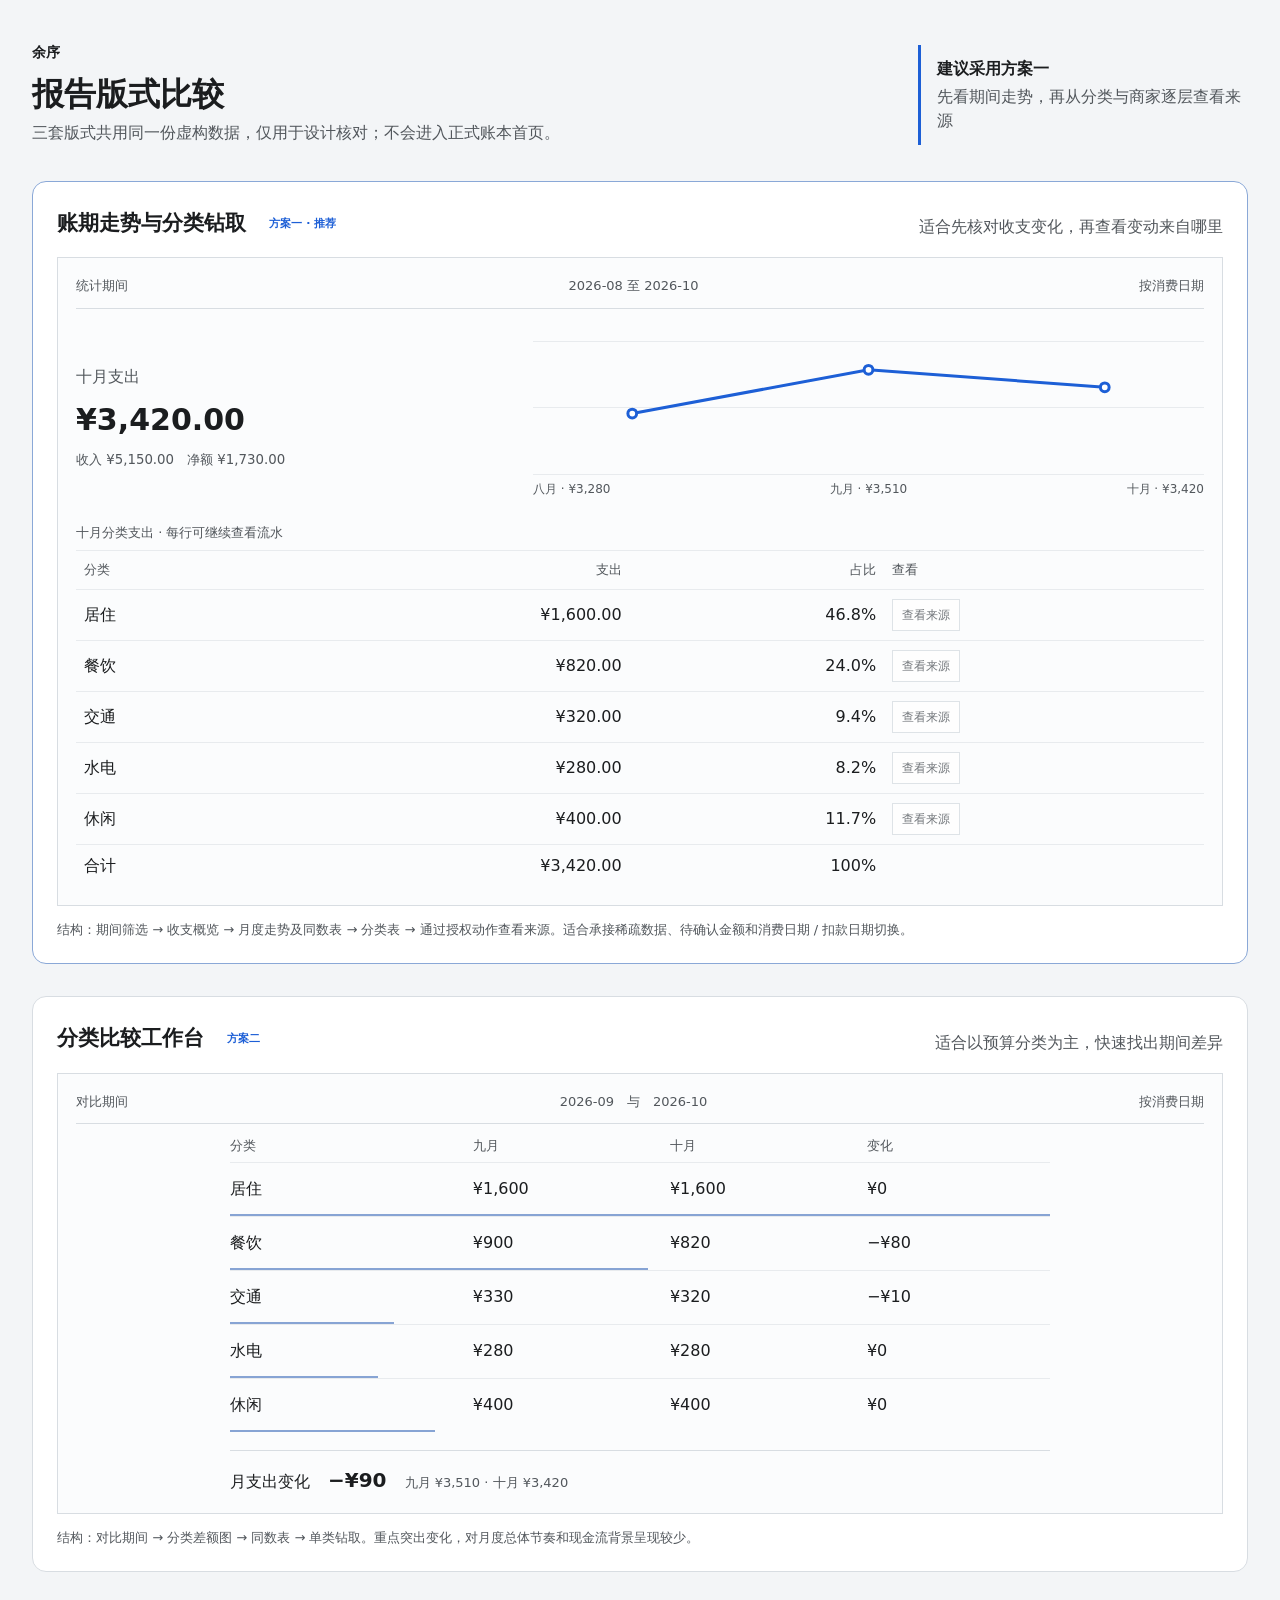
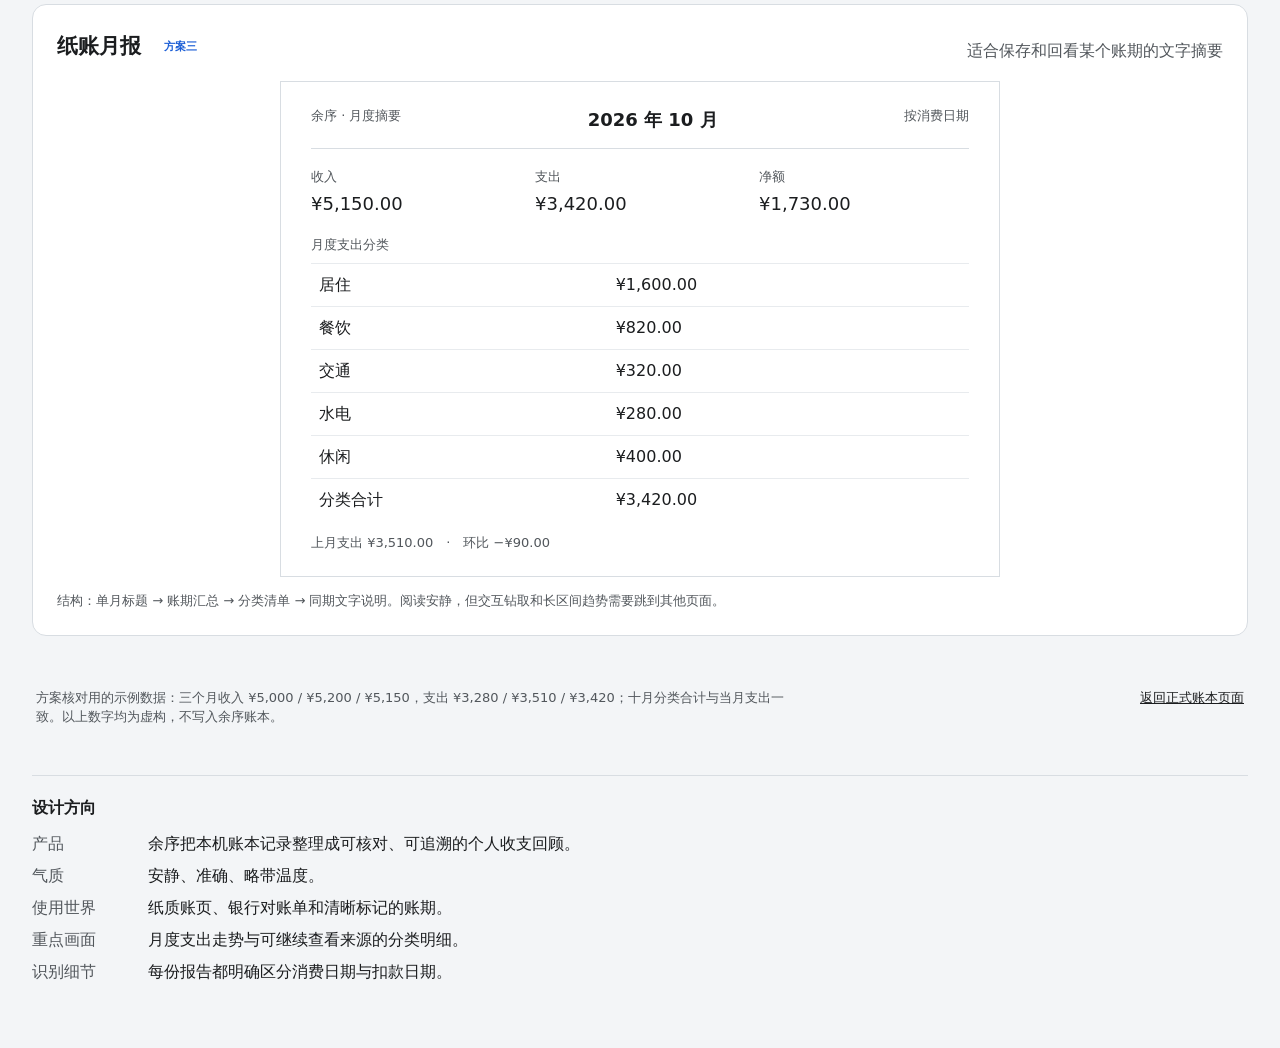
<file: web/design-options.html>
<!doctype html>
<html lang="zh-CN">
<head>
  <meta charset="utf-8">
  <meta name="viewport" content="width=device-width, initial-scale=1">
  <meta name="color-scheme" content="light">
  <title>余序 · 报告版式比较</title>
  <link rel="stylesheet" href="./design-options.css">
</head>
<body>
  <main class="comparison" data-ui>
    <header class="comparison-head">
      <div>
        <a class="wordmark" href="./index.html">余序</a>
        <h1>报告版式比较</h1>
        <p>三套版式共用同一份虚构数据，仅用于设计核对；不会进入正式账本首页。</p>
      </div>
      <p class="recommendation"><strong>建议采用方案一</strong><span>先看期间走势，再从分类与商家逐层查看来源</span></p>
    </header>

    <section class="option option-recommended" aria-labelledby="optionOne">
      <div class="option-title">
        <div><h2 id="optionOne">账期走势与分类钻取 <span class="option-index">方案一 · 推荐</span></h2></div>
        <p>适合先核对收支变化，再查看变动来自哪里</p>
      </div>
      <div class="mock-shell">
        <div class="mock-toolbar"><span>统计期间</span><span>2026-08 至 2026-10</span><span>按消费日期</span></div>
        <div class="mock-overview">
          <div><span>十月支出</span><strong>¥3,420.00</strong><small>收入 ¥5,150.00　净额 ¥1,730.00</small></div>
          <div class="mock-chart" aria-label="虚构数据：八月至十月月支出走势">
            <div class="chart-lines"><i></i><i></i><i></i></div>
            <svg viewBox="0 0 600 160" role="img" aria-label="月支出依次为3280元、3510元、3420元">
              <polyline points="30,92 300,42 570,62" fill="none" stroke="currentColor" stroke-width="3" vector-effect="non-scaling-stroke"></polyline>
              <circle cx="30" cy="92" r="5"></circle><circle cx="300" cy="42" r="5"></circle><circle cx="570" cy="62" r="5"></circle>
            </svg>
            <div class="chart-labels"><span>八月 · ¥3,280</span><span>九月 · ¥3,510</span><span>十月 · ¥3,420</span></div>
          </div>
        </div>
        <div class="mock-table-wrap">
          <table><caption>十月分类支出 · 每行可继续查看流水</caption><thead><tr><th>分类</th><th class="num">支出</th><th class="num">占比</th><th>查看</th></tr></thead>
            <tbody>
              <tr><th scope="row">居住</th><td class="num">¥1,600.00</td><td class="num">46.8%</td><td><button type="button" disabled>查看来源</button></td></tr>
              <tr><th scope="row">餐饮</th><td class="num">¥820.00</td><td class="num">24.0%</td><td><button type="button" disabled>查看来源</button></td></tr>
              <tr><th scope="row">交通</th><td class="num">¥320.00</td><td class="num">9.4%</td><td><button type="button" disabled>查看来源</button></td></tr>
              <tr><th scope="row">水电</th><td class="num">¥280.00</td><td class="num">8.2%</td><td><button type="button" disabled>查看来源</button></td></tr>
              <tr><th scope="row">休闲</th><td class="num">¥400.00</td><td class="num">11.7%</td><td><button type="button" disabled>查看来源</button></td></tr>
            </tbody><tfoot><tr><th scope="row">合计</th><td class="num">¥3,420.00</td><td class="num">100%</td><td></td></tr></tfoot>
          </table>
        </div>
      </div>
      <p class="option-note">结构：期间筛选 → 收支概览 → 月度走势及同数表 → 分类表 → 通过授权动作查看来源。适合承接稀疏数据、待确认金额和消费日期 / 扣款日期切换。</p>
    </section>

    <section class="option" aria-labelledby="optionTwo">
      <div class="option-title">
        <div><h2 id="optionTwo">分类比较工作台 <span class="option-index">方案二</span></h2></div>
        <p>适合以预算分类为主，快速找出期间差异</p>
      </div>
      <div class="mock-shell">
        <div class="mock-toolbar"><span>对比期间</span><span>2026-09　与　2026-10</span><span>按消费日期</span></div>
        <div class="mock-compare">
          <div class="compare-title"><span>分类</span><span>九月</span><span>十月</span><span>变化</span></div>
          <div class="compare-row"><strong>居住</strong><span>¥1,600</span><span>¥1,600</span><span>¥0</span><i style="--bar:100%"></i></div>
          <div class="compare-row"><strong>餐饮</strong><span>¥900</span><span>¥820</span><span>−¥80</span><i style="--bar:51%"></i></div>
          <div class="compare-row"><strong>交通</strong><span>¥330</span><span>¥320</span><span>−¥10</span><i style="--bar:20%"></i></div>
          <div class="compare-row"><strong>水电</strong><span>¥280</span><span>¥280</span><span>¥0</span><i style="--bar:18%"></i></div>
          <div class="compare-row"><strong>休闲</strong><span>¥400</span><span>¥400</span><span>¥0</span><i style="--bar:25%"></i></div>
          <p class="compare-total"><span>月支出变化</span><strong>−¥90</strong><span>九月 ¥3,510 · 十月 ¥3,420</span></p>
        </div>
      </div>
      <p class="option-note">结构：对比期间 → 分类差额图 → 同数表 → 单类钻取。重点突出变化，对月度总体节奏和现金流背景呈现较少。</p>
    </section>

    <section class="option" aria-labelledby="optionThree">
      <div class="option-title">
        <div><h2 id="optionThree">纸账月报 <span class="option-index">方案三</span></h2></div>
        <p>适合保存和回看某个账期的文字摘要</p>
      </div>
      <div class="mock-shell paper-ledger">
        <div class="paper-heading"><span>余序 · 月度摘要</span><strong>2026 年 10 月</strong><span>按消费日期</span></div>
        <div class="paper-totals"><p><span>收入</span><strong>¥5,150.00</strong></p><p><span>支出</span><strong>¥3,420.00</strong></p><p><span>净额</span><strong>¥1,730.00</strong></p></div>
        <table><caption>月度支出分类</caption><tbody>
          <tr><th>居住</th><td>¥1,600.00</td></tr><tr><th>餐饮</th><td>¥820.00</td></tr><tr><th>交通</th><td>¥320.00</td></tr><tr><th>水电</th><td>¥280.00</td></tr><tr><th>休闲</th><td>¥400.00</td></tr>
        </tbody><tfoot><tr><th>分类合计</th><td>¥3,420.00</td></tr></tfoot></table>
        <p class="paper-foot">上月支出 ¥3,510.00　·　环比 −¥90.00</p>
      </div>
      <p class="option-note">结构：单月标题 → 账期汇总 → 分类清单 → 同期文字说明。阅读安静，但交互钻取和长区间趋势需要跳到其他页面。</p>
    </section>

    <footer class="comparison-foot"><p>方案核对用的示例数据：三个月收入 ¥5,000 / ¥5,200 / ¥5,150，支出 ¥3,280 / ¥3,510 / ¥3,420；十月分类合计与当月支出一致。以上数字均为虚构，不写入余序账本。</p><a href="./index.html">返回正式账本页面</a></footer>
    <section class="direction-notes" aria-labelledby="directionHeading">
      <h2 id="directionHeading">设计方向</h2>
      <dl><dt>产品</dt><dd>余序把本机账本记录整理成可核对、可追溯的个人收支回顾。</dd>
        <dt>气质</dt><dd>安静、准确、略带温度。</dd>
        <dt>使用世界</dt><dd>纸质账页、银行对账单和清晰标记的账期。</dd>
        <dt>重点画面</dt><dd>月度支出走势与可继续查看来源的分类明细。</dd>
        <dt>识别细节</dt><dd>每份报告都明确区分消费日期与扣款日期。</dd></dl>
    </section>
  </main>
</body>
</html>
</file>
<file: web/design-options.css>
:root {
  color-scheme: light;
  --ground: #f3f5f7;
  --surface: #fff;
  --line: #d8dde2;
  --ink: #1b1d1f;
  --muted: #52575c;
  --accent: #1d5fd6;
  --font: "Segoe UI", "Microsoft YaHei UI", system-ui, sans-serif;
}

* { box-sizing: border-box; }
body { margin: 0; background: var(--ground); color: var(--ink); font: 16px/1.5 var(--font); }
.comparison { width: min(1280px, 100%); margin: 0 auto; padding: 40px 32px 64px; }
.comparison-head { display: flex; align-items: flex-end; justify-content: space-between; gap: 32px; margin-bottom: 36px; }
.wordmark { color: var(--ink); font-size: 14px; font-weight: 600; text-decoration: none; }
h1 { margin: 12px 0 8px; font-size: 32px; font-weight: 600; line-height: 1.15; }
.comparison-head p { margin: 0; color: var(--muted); }
.recommendation { max-width: 330px; padding: 12px 0 12px 16px; border-left: 3px solid var(--accent); }
.recommendation strong, .recommendation span { display: block; }
.recommendation strong { margin-bottom: 4px; color: var(--ink); }
.option { margin: 0 0 32px; padding: 24px; border: 1px solid var(--line); border-radius: 14px; background: var(--surface); }
.option-recommended { border-color: #8aa8d7; }
.option-title { display: flex; justify-content: space-between; align-items: flex-end; gap: 24px; margin-bottom: 18px; }
.option-title h2 { margin: 2px 0 0; font-size: 21px; font-weight: 600; }
.option-title > p { max-width: 350px; margin: 0; color: var(--muted); text-align: right; }
.option-index { display: inline-block; margin-left: 8px; padding: 4px 8px; border-radius: 999px; background: var(--accent-soft); color: var(--accent); font-size: 11px; font-weight: 600; vertical-align: middle; white-space: nowrap; }
.mock-shell { padding: 18px; border: 1px solid var(--line); background: #fbfcfd; }
.mock-toolbar { display: flex; flex-wrap: wrap; justify-content: space-between; gap: 10px 18px; padding: 0 0 12px; border-bottom: 1px solid var(--line); color: var(--muted); font-size: 13px; }
.mock-overview { display: grid; grid-template-columns: minmax(200px, .78fr) minmax(300px, 1.22fr); gap: 28px; align-items: center; padding: 24px 0 20px; }
.mock-overview > div:first-child > span, .mock-overview small { display: block; color: var(--muted); }
.mock-overview strong { display: block; margin: 8px 0; font-size: 30px; font-variant-numeric: tabular-nums; }
.mock-chart { position: relative; min-height: 170px; color: var(--accent); }
.chart-lines { position: absolute; inset: 8px 0 28px; display: flex; flex-direction: column; justify-content: space-between; }
.chart-lines i { border-top: 1px solid #e8ebee; }
.mock-chart svg { position: relative; width: 100%; height: 140px; overflow: visible; }
.mock-chart circle { fill: var(--surface); stroke: currentColor; stroke-width: 3; vector-effect: non-scaling-stroke; }
.chart-labels { display: flex; justify-content: space-between; gap: 8px; color: var(--muted); font-size: 12px; font-variant-numeric: tabular-nums; }
.mock-table-wrap { overflow-x: auto; }
table { width: 100%; border-collapse: collapse; font-variant-numeric: tabular-nums; }
caption { padding: 0 0 8px; color: var(--muted); text-align: left; font-size: 13px; }
th, td { padding: 9px 8px; border-top: 1px solid #e8ebee; text-align: left; font-weight: 400; }
thead th { color: var(--muted); font-size: 13px; }
tbody th, tfoot th { font-weight: 500; }
tfoot { font-weight: 600; }
.num { text-align: right; }
button { min-height: 32px; padding: 4px 9px; border: 1px solid var(--line); background: var(--surface); color: var(--muted); font: inherit; font-size: 12px; }
button:disabled { cursor: default; opacity: .8; }
.option-note { margin: 14px 0 0; color: var(--muted); font-size: 13px; }
.mock-compare { max-width: 820px; margin: 0 auto; }
.compare-title, .compare-row { display: grid; grid-template-columns: minmax(100px, 1fr) repeat(3, minmax(86px, .8fr)); gap: 14px; align-items: center; }
.compare-title { padding: 12px 0 6px; color: var(--muted); font-size: 13px; }
.compare-row { position: relative; min-height: 54px; border-top: 1px solid #e8ebee; font-variant-numeric: tabular-nums; }
.compare-row strong { font-weight: 500; }
.compare-row i { position: absolute; z-index: 0; left: 0; bottom: 0; width: var(--bar); border-bottom: 2px solid #87a4d4; }
.compare-total { display: flex; flex-wrap: wrap; align-items: baseline; gap: 10px 18px; margin: 18px 0 0; padding-top: 14px; border-top: 1px solid var(--line); }
.compare-total strong { font-size: 20px; }
.compare-total span:last-child { color: var(--muted); font-size: 13px; }
.paper-ledger { max-width: 720px; margin: 0 auto; padding: 24px 30px; background: #fff; }
.paper-heading { display: flex; flex-wrap: wrap; justify-content: space-between; gap: 8px 18px; padding-bottom: 15px; border-bottom: 1px solid var(--line); color: var(--muted); font-size: 13px; }
.paper-heading strong { color: var(--ink); font-size: 18px; font-weight: 600; }
.paper-totals { display: grid; grid-template-columns: repeat(3, 1fr); gap: 14px; padding: 18px 0; }
.paper-totals p { margin: 0; }
.paper-totals span, .paper-totals strong { display: block; }
.paper-totals span { color: var(--muted); font-size: 13px; }
.paper-totals strong { margin-top: 4px; font-size: 18px; font-weight: 500; }
.paper-foot { margin: 12px 0 0; color: var(--muted); font-size: 13px; }
.comparison-foot { display: flex; justify-content: space-between; gap: 24px; align-items: flex-start; padding: 20px 4px 0; color: var(--muted); font-size: 13px; }
.comparison-foot p { max-width: 760px; margin: 0; }
.comparison-foot a { color: var(--ink); }
.direction-notes { margin-top: 48px; padding-top: 20px; border-top: 1px solid var(--line); }
.direction-notes h2 { margin: 0 0 12px; font-size: 16px; }
.direction-notes dl { display: grid; grid-template-columns: 100px minmax(0, 1fr); gap: 8px 16px; margin: 0; }
.direction-notes dt { color: var(--muted); }
.direction-notes dd { margin: 0; }
@media (max-width: 720px) {
  .comparison { padding: 24px 16px 40px; }
  .comparison-head, .option-title, .comparison-foot { align-items: flex-start; flex-direction: column; gap: 16px; }
  .recommendation { max-width: none; }
  .option { padding: 16px; }
  .option-title > p { text-align: left; }
  .mock-shell { padding: 12px; }
  .mock-overview { grid-template-columns: 1fr; gap: 16px; }
  .compare-title, .compare-row { grid-template-columns: minmax(70px, 1fr) repeat(3, minmax(64px, .8fr)); gap: 8px; font-size: 12px; }
  .paper-ledger { padding: 16px; }
  .paper-totals { grid-template-columns: 1fr; gap: 10px; }
  .paper-totals p { display: flex; justify-content: space-between; gap: 12px; }
  .direction-notes dl { grid-template-columns: 1fr; gap: 2px; }
  .direction-notes dd { margin-bottom: 8px; }
}
</file>
